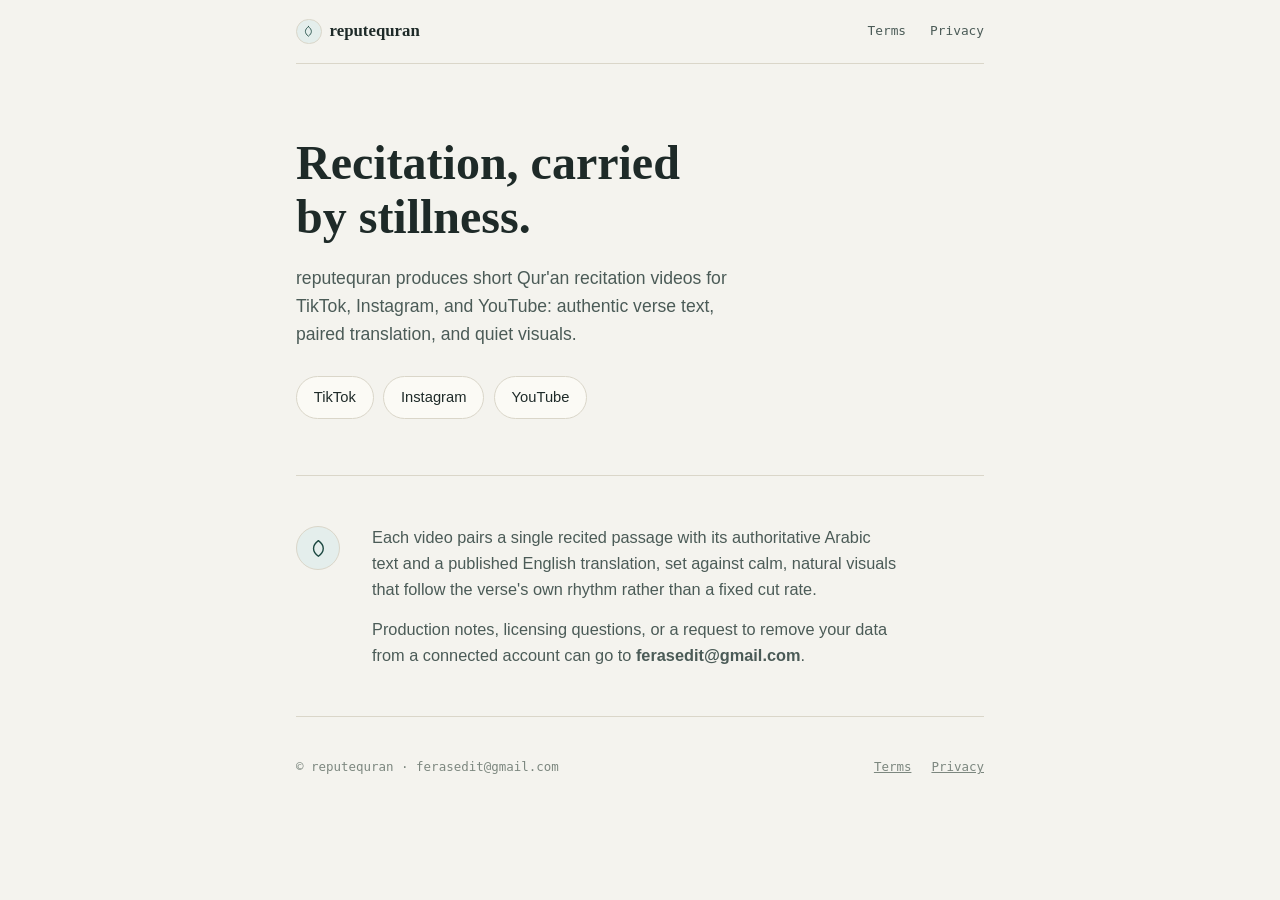
<file: index.html>
<!doctype html>
<html lang="en">
<head>
<meta charset="utf-8" />
<meta name="viewport" content="width=device-width, initial-scale=1" />
<title>reputequran</title>
<meta name="description" content="Short-form Qur'an recitation, produced for TikTok, Instagram, and YouTube." />
<link rel="stylesheet" href="styles.css" />
</head>
<body>
<div class="shell">
  <nav class="nav">
    <a href="/" class="wordmark">
      <span class="mark" aria-hidden="true">
        <svg viewBox="0 0 24 24" fill="none" stroke-width="1.6" stroke-linecap="round" stroke-linejoin="round">
          <path d="M12 3c3.6 2.6 5.6 6 5.6 9s-2 6.4-5.6 9c-3.6-2.6-5.6-6-5.6-9s2-6.4 5.6-9Z"/>
        </svg>
      </span>
      <span>reputequran</span>
    </a>
    <div class="nav-links">
      <a href="terms.html">Terms</a>
      <a href="privacy.html">Privacy</a>
    </div>
  </nav>

  <section class="hero">
    <h1>Recitation, carried by stillness.</h1>
    <p>reputequran produces short Qur'an recitation videos for TikTok, Instagram, and YouTube: authentic verse text, paired translation, and quiet visuals.</p>
    <div class="pill-row">
      <a class="pill" href="https://www.tiktok.com/@reputequran" target="_blank" rel="noreferrer">TikTok</a>
      <a class="pill" href="https://www.instagram.com/reputequran" target="_blank" rel="noreferrer">Instagram</a>
      <a class="pill" href="https://www.youtube.com/@reputequran" target="_blank" rel="noreferrer">YouTube</a>
    </div>
  </section>

  <section class="about">
    <span class="mark" aria-hidden="true">
      <svg viewBox="0 0 24 24" fill="none" stroke-width="1.6" stroke-linecap="round" stroke-linejoin="round">
        <path d="M12 3c3.6 2.6 5.6 6 5.6 9s-2 6.4-5.6 9c-3.6-2.6-5.6-6-5.6-9s2-6.4 5.6-9Z"/>
      </svg>
    </span>
    <div>
      <p>Each video pairs a single recited passage with its authoritative Arabic text and a published English translation, set against calm, natural visuals that follow the verse's own rhythm rather than a fixed cut rate.</p>
      <p>Production notes, licensing questions, or a request to remove your data from a connected account can go to <strong>ferasedit@gmail.com</strong>.</p>
    </div>
  </section>

  <footer class="footer">
    <span>&copy; reputequran &middot; ferasedit@gmail.com</span>
    <div class="footer-links">
      <a href="terms.html">Terms</a>
      <a href="privacy.html">Privacy</a>
    </div>
  </footer>
</div>
</body>
</html>
</file>
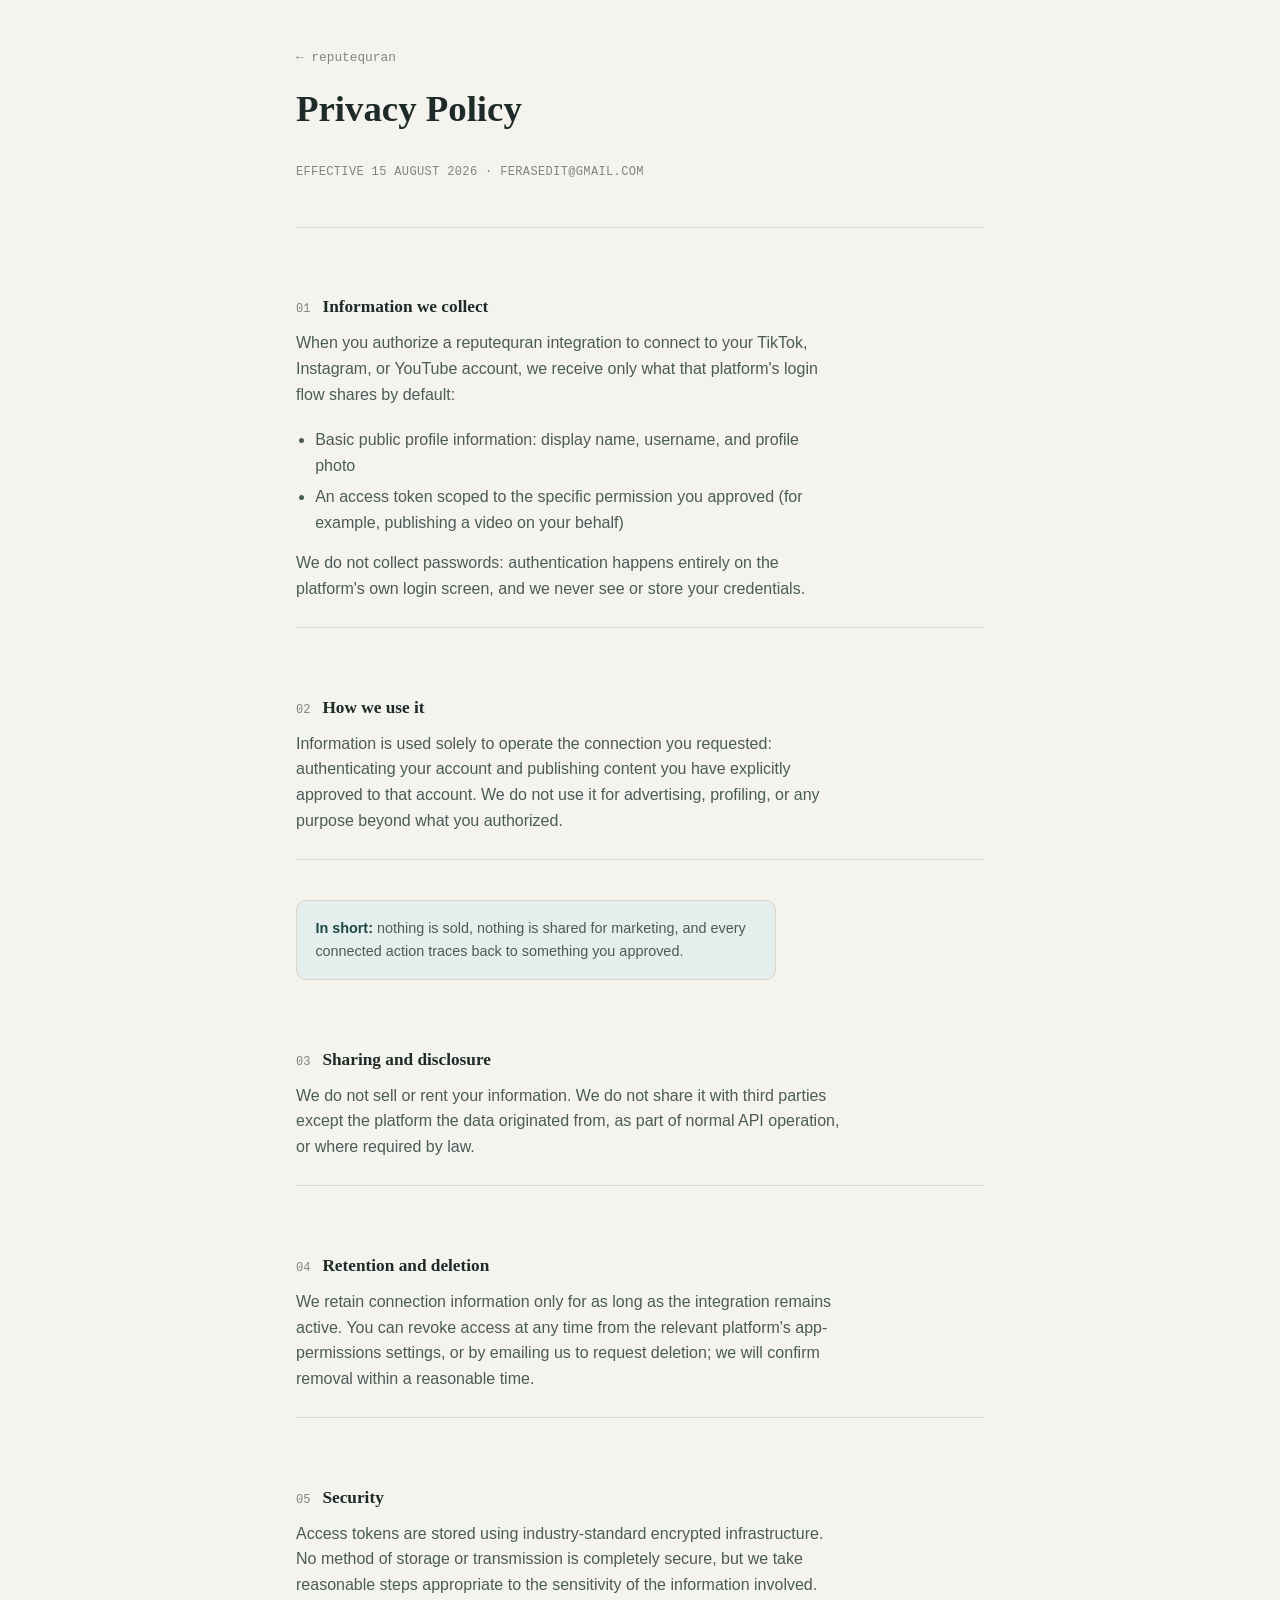
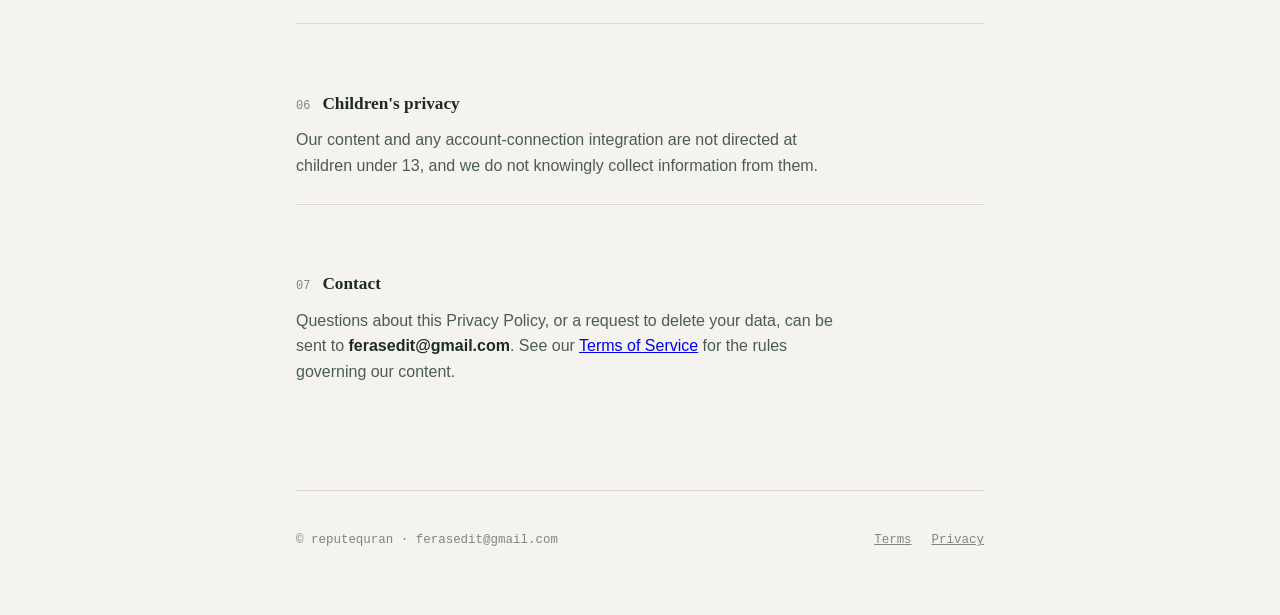
<file: privacy.html>
<!doctype html>
<html lang="en">
<head>
<meta charset="utf-8" />
<meta name="viewport" content="width=device-width, initial-scale=1" />
<title>Privacy Policy &middot; reputequran</title>
<meta name="description" content="Privacy Policy for the reputequran channels." />
<link rel="stylesheet" href="styles.css" />
</head>
<body>
<div class="shell">
  <div class="doc">
    <div class="doc-head">
      <a href="/" class="back">&larr; reputequran</a>
      <h1>Privacy Policy</h1>
      <p class="doc-meta">Effective 15 August 2026 &middot; ferasedit@gmail.com</p>
    </div>

    <article class="clause">
      <div class="clause-head"><span class="clause-num">01</span><h2>Information we collect</h2></div>
      <p>When you authorize a reputequran integration to connect to your TikTok, Instagram, or YouTube account, we receive only what that platform's login flow shares by default:</p>
      <ul>
        <li>Basic public profile information: display name, username, and profile photo</li>
        <li>An access token scoped to the specific permission you approved (for example, publishing a video on your behalf)</li>
      </ul>
      <p>We do not collect passwords: authentication happens entirely on the platform's own login screen, and we never see or store your credentials.</p>
    </article>

    <article class="clause">
      <div class="clause-head"><span class="clause-num">02</span><h2>How we use it</h2></div>
      <p>Information is used solely to operate the connection you requested: authenticating your account and publishing content you have explicitly approved to that account. We do not use it for advertising, profiling, or any purpose beyond what you authorized.</p>
    </article>

    <div class="callout"><strong>In short:</strong> nothing is sold, nothing is shared for marketing, and every connected action traces back to something you approved.</div>

    <article class="clause">
      <div class="clause-head"><span class="clause-num">03</span><h2>Sharing and disclosure</h2></div>
      <p>We do not sell or rent your information. We do not share it with third parties except the platform the data originated from, as part of normal API operation, or where required by law.</p>
    </article>

    <article class="clause">
      <div class="clause-head"><span class="clause-num">04</span><h2>Retention and deletion</h2></div>
      <p>We retain connection information only for as long as the integration remains active. You can revoke access at any time from the relevant platform's app-permissions settings, or by emailing us to request deletion; we will confirm removal within a reasonable time.</p>
    </article>

    <article class="clause">
      <div class="clause-head"><span class="clause-num">05</span><h2>Security</h2></div>
      <p>Access tokens are stored using industry-standard encrypted infrastructure. No method of storage or transmission is completely secure, but we take reasonable steps appropriate to the sensitivity of the information involved.</p>
    </article>

    <article class="clause">
      <div class="clause-head"><span class="clause-num">06</span><h2>Children's privacy</h2></div>
      <p>Our content and any account-connection integration are not directed at children under 13, and we do not knowingly collect information from them.</p>
    </article>

    <article class="clause">
      <div class="clause-head"><span class="clause-num">07</span><h2>Contact</h2></div>
      <p>Questions about this Privacy Policy, or a request to delete your data, can be sent to <strong>ferasedit@gmail.com</strong>. See our <a href="terms.html">Terms of Service</a> for the rules governing our content.</p>
    </article>
  </div>

  <footer class="footer">
    <span>&copy; reputequran &middot; ferasedit@gmail.com</span>
    <div class="footer-links">
      <a href="terms.html">Terms</a>
      <a href="privacy.html">Privacy</a>
    </div>
  </footer>
</div>
</body>
</html>
</file>
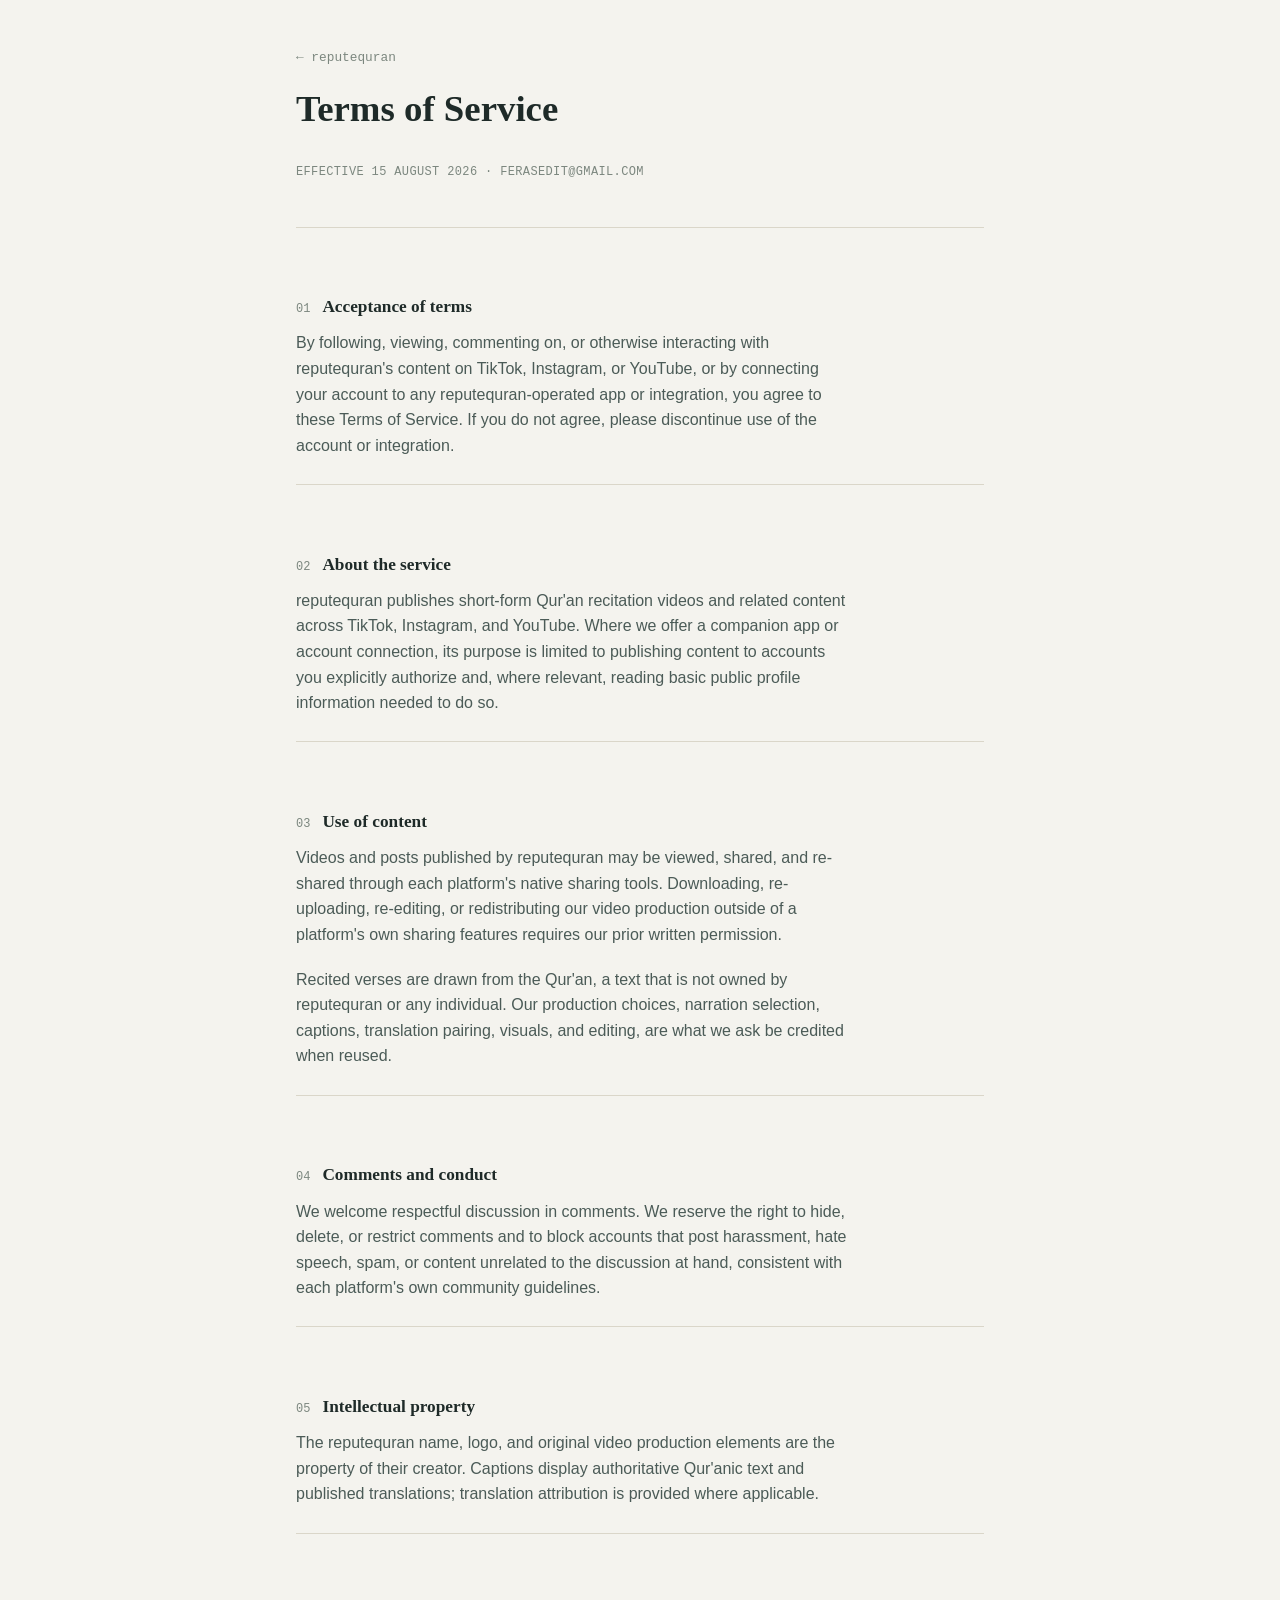
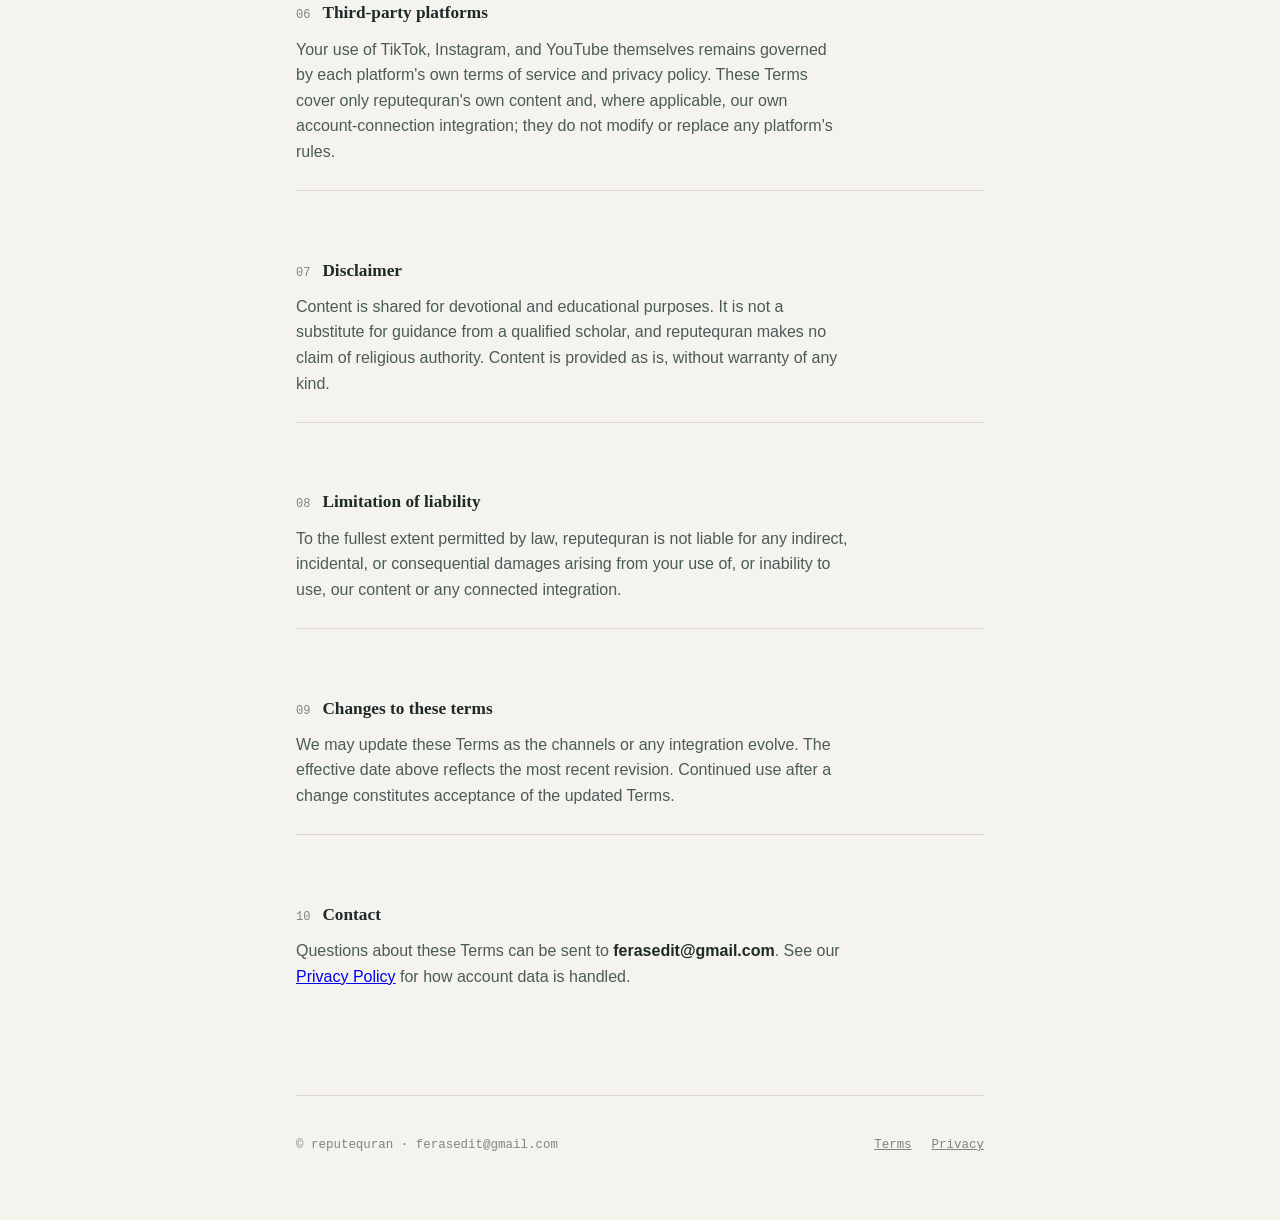
<file: terms.html>
<!doctype html>
<html lang="en">
<head>
<meta charset="utf-8" />
<meta name="viewport" content="width=device-width, initial-scale=1" />
<title>Terms of Service &middot; reputequran</title>
<meta name="description" content="Terms of Service for the reputequran channels." />
<link rel="stylesheet" href="styles.css" />
</head>
<body>
<div class="shell">
  <div class="doc">
    <div class="doc-head">
      <a href="/" class="back">&larr; reputequran</a>
      <h1>Terms of Service</h1>
      <p class="doc-meta">Effective 15 August 2026 &middot; ferasedit@gmail.com</p>
    </div>

    <article class="clause">
      <div class="clause-head"><span class="clause-num">01</span><h2>Acceptance of terms</h2></div>
      <p>By following, viewing, commenting on, or otherwise interacting with reputequran's content on TikTok, Instagram, or YouTube, or by connecting your account to any reputequran-operated app or integration, you agree to these Terms of Service. If you do not agree, please discontinue use of the account or integration.</p>
    </article>

    <article class="clause">
      <div class="clause-head"><span class="clause-num">02</span><h2>About the service</h2></div>
      <p>reputequran publishes short-form Qur'an recitation videos and related content across TikTok, Instagram, and YouTube. Where we offer a companion app or account connection, its purpose is limited to publishing content to accounts you explicitly authorize and, where relevant, reading basic public profile information needed to do so.</p>
    </article>

    <article class="clause">
      <div class="clause-head"><span class="clause-num">03</span><h2>Use of content</h2></div>
      <p>Videos and posts published by reputequran may be viewed, shared, and re-shared through each platform's native sharing tools. Downloading, re-uploading, re-editing, or redistributing our video production outside of a platform's own sharing features requires our prior written permission.</p>
      <p>Recited verses are drawn from the Qur'an, a text that is not owned by reputequran or any individual. Our production choices, narration selection, captions, translation pairing, visuals, and editing, are what we ask be credited when reused.</p>
    </article>

    <article class="clause">
      <div class="clause-head"><span class="clause-num">04</span><h2>Comments and conduct</h2></div>
      <p>We welcome respectful discussion in comments. We reserve the right to hide, delete, or restrict comments and to block accounts that post harassment, hate speech, spam, or content unrelated to the discussion at hand, consistent with each platform's own community guidelines.</p>
    </article>

    <article class="clause">
      <div class="clause-head"><span class="clause-num">05</span><h2>Intellectual property</h2></div>
      <p>The reputequran name, logo, and original video production elements are the property of their creator. Captions display authoritative Qur'anic text and published translations; translation attribution is provided where applicable.</p>
    </article>

    <article class="clause">
      <div class="clause-head"><span class="clause-num">06</span><h2>Third-party platforms</h2></div>
      <p>Your use of TikTok, Instagram, and YouTube themselves remains governed by each platform's own terms of service and privacy policy. These Terms cover only reputequran's own content and, where applicable, our own account-connection integration; they do not modify or replace any platform's rules.</p>
    </article>

    <article class="clause">
      <div class="clause-head"><span class="clause-num">07</span><h2>Disclaimer</h2></div>
      <p>Content is shared for devotional and educational purposes. It is not a substitute for guidance from a qualified scholar, and reputequran makes no claim of religious authority. Content is provided as is, without warranty of any kind.</p>
    </article>

    <article class="clause">
      <div class="clause-head"><span class="clause-num">08</span><h2>Limitation of liability</h2></div>
      <p>To the fullest extent permitted by law, reputequran is not liable for any indirect, incidental, or consequential damages arising from your use of, or inability to use, our content or any connected integration.</p>
    </article>

    <article class="clause">
      <div class="clause-head"><span class="clause-num">09</span><h2>Changes to these terms</h2></div>
      <p>We may update these Terms as the channels or any integration evolve. The effective date above reflects the most recent revision. Continued use after a change constitutes acceptance of the updated Terms.</p>
    </article>

    <article class="clause">
      <div class="clause-head"><span class="clause-num">10</span><h2>Contact</h2></div>
      <p>Questions about these Terms can be sent to <strong>ferasedit@gmail.com</strong>. See our <a href="privacy.html">Privacy Policy</a> for how account data is handled.</p>
    </article>
  </div>

  <footer class="footer">
    <span>&copy; reputequran &middot; ferasedit@gmail.com</span>
    <div class="footer-links">
      <a href="terms.html">Terms</a>
      <a href="privacy.html">Privacy</a>
    </div>
  </footer>
</div>
</body>
</html>
</file>
<file: styles.css>
:root {
  --bg: #f4f3ee;
  --surface: #fbfaf5;
  --line: #dad6c9;
  --ink: #1e2a28;
  --ink-soft: #4b5b57;
  --ink-faint: #7c877f;
  --accent: #2f6b63;
  --accent-soft: #e4eeec;
  --accent-ink: #1c4841;
  --serif: "Iowan Old Style", "Palatino Linotype", Palatino, Georgia, "Noto Serif", serif;
  --sans: -apple-system, BlinkMacSystemFont, "Segoe UI", Roboto, Helvetica, Arial, sans-serif;
  --mono: ui-monospace, "SF Mono", Menlo, Consolas, monospace;
}

@media (prefers-color-scheme: dark) {
  :root {
    --bg: #14181a;
    --surface: #1b2124;
    --line: #2b3235;
    --ink: #ede9df;
    --ink-soft: #a9ada5;
    --ink-faint: #767b74;
    --accent: #6fbfb2;
    --accent-soft: #1e2c2a;
    --accent-ink: #8fd4c8;
  }
}

* { box-sizing: border-box; }

body {
  margin: 0;
  background: var(--bg);
  color: var(--ink);
  font-family: var(--sans);
  min-height: 100dvh;
  line-height: 1.6;
}

.shell { max-width: 46rem; margin: 0 auto; padding: 0 1.5rem; }

.nav {
  display: flex;
  align-items: center;
  justify-content: space-between;
  height: 4rem;
  border-bottom: 1px solid var(--line);
}

.wordmark { display: flex; align-items: center; gap: 0.5rem; color: var(--ink); text-decoration: none; }
.wordmark span { font-family: var(--serif); font-weight: 600; font-size: 1.05rem; }

.mark {
  width: 1.6rem; height: 1.6rem; border-radius: 50%;
  background: var(--accent-soft); border: 1px solid var(--line);
  display: grid; place-items: center; flex-shrink: 0;
}
.mark svg { width: 0.8rem; height: 0.8rem; }
.mark svg path { stroke: var(--accent-ink); }

.nav-links { display: flex; gap: 1.5rem; font-family: var(--mono); font-size: 0.8rem; }
.nav-links a { color: var(--ink-soft); text-decoration: none; }
.nav-links a:hover { color: var(--accent-ink); }

.hero { padding: 4.5rem 0 3.5rem; display: flex; flex-direction: column; gap: 1.25rem; }
.hero h1 {
  font-family: var(--serif); font-weight: 600; font-size: clamp(2rem, 5vw, 3rem);
  line-height: 1.12; margin: 0; max-width: 18ch;
}
.hero p { font-size: 1.1rem; color: var(--ink-soft); max-width: 46ch; margin: 0; }

.pill-row { display: flex; flex-wrap: wrap; gap: 0.6rem; margin-top: 0.5rem; }
.pill {
  display: inline-flex; align-items: center; gap: 0.45rem;
  padding: 0.55rem 1.05rem; border-radius: 999px;
  border: 1px solid var(--line); background: var(--surface); color: var(--ink);
  text-decoration: none; font-size: 0.92rem;
}
.pill:hover { border-color: var(--accent); color: var(--accent-ink); }

.about {
  padding: 3rem 0; border-top: 1px solid var(--line);
  display: grid; grid-template-columns: auto 1fr; gap: 2rem; align-items: start;
}
.about .mark { width: 2.75rem; height: 2.75rem; margin-top: 0.15rem; }
.about .mark svg { width: 1.3rem; height: 1.3rem; }
.about p { margin: 0; color: var(--ink-soft); font-size: 1.02rem; max-width: 58ch; }
.about p + p { margin-top: 0.85rem; }

@media (max-width: 30rem) {
  .about { grid-template-columns: 1fr; gap: 1rem; }
}

.footer {
  padding: 2.5rem 0 4rem; border-top: 1px solid var(--line);
  display: flex; flex-wrap: wrap; justify-content: space-between; gap: 1rem;
  font-family: var(--mono); font-size: 0.78rem; color: var(--ink-faint);
}
.footer a { color: var(--ink-faint); }
.footer a:hover { color: var(--accent-ink); }
.footer-links { display: flex; gap: 1.25rem; }

.doc { padding: 3rem 0 5rem; display: flex; flex-direction: column; gap: 2.5rem; }
.doc-head { display: flex; flex-direction: column; gap: 0.75rem; padding-bottom: 2rem; border-bottom: 1px solid var(--line); }
.doc-head a.back { font-family: var(--mono); font-size: 0.8rem; color: var(--ink-faint); text-decoration: none; width: fit-content; }
.doc-head a.back:hover { color: var(--accent-ink); }
.doc-head h1 { font-family: var(--serif); font-weight: 600; font-size: clamp(1.7rem, 4vw, 2.3rem); margin: 0; }
.doc-meta { font-family: var(--mono); font-size: 0.75rem; letter-spacing: 0.03em; text-transform: uppercase; color: var(--ink-faint); }

.clause { padding: 1.6rem 0; border-bottom: 1px solid var(--line); display: flex; flex-direction: column; gap: 0.6rem; }
.clause:last-child { border-bottom: none; }
.clause-head { display: flex; align-items: baseline; gap: 0.75rem; }
.clause-num { font-family: var(--mono); font-size: 0.75rem; color: var(--ink-faint); flex-shrink: 0; }
.clause h2 { font-family: var(--serif); font-weight: 600; font-size: 1.08rem; margin: 0; }
.clause p { margin: 0; color: var(--ink-soft); max-width: 62ch; }
.clause p + p { margin-top: 0.6rem; }
.clause ul { margin: 0.3rem 0 0; padding-left: 1.2em; color: var(--ink-soft); max-width: 60ch; }
.clause li { margin: 0.35rem 0; }
.clause strong { color: var(--ink); }

.callout {
  background: var(--accent-soft); border: 1px solid var(--line); border-radius: 0.6rem;
  padding: 1rem 1.15rem; font-size: 0.9rem; color: var(--ink-soft); max-width: 60ch;
}
.callout strong { color: var(--accent-ink); }
</file>
